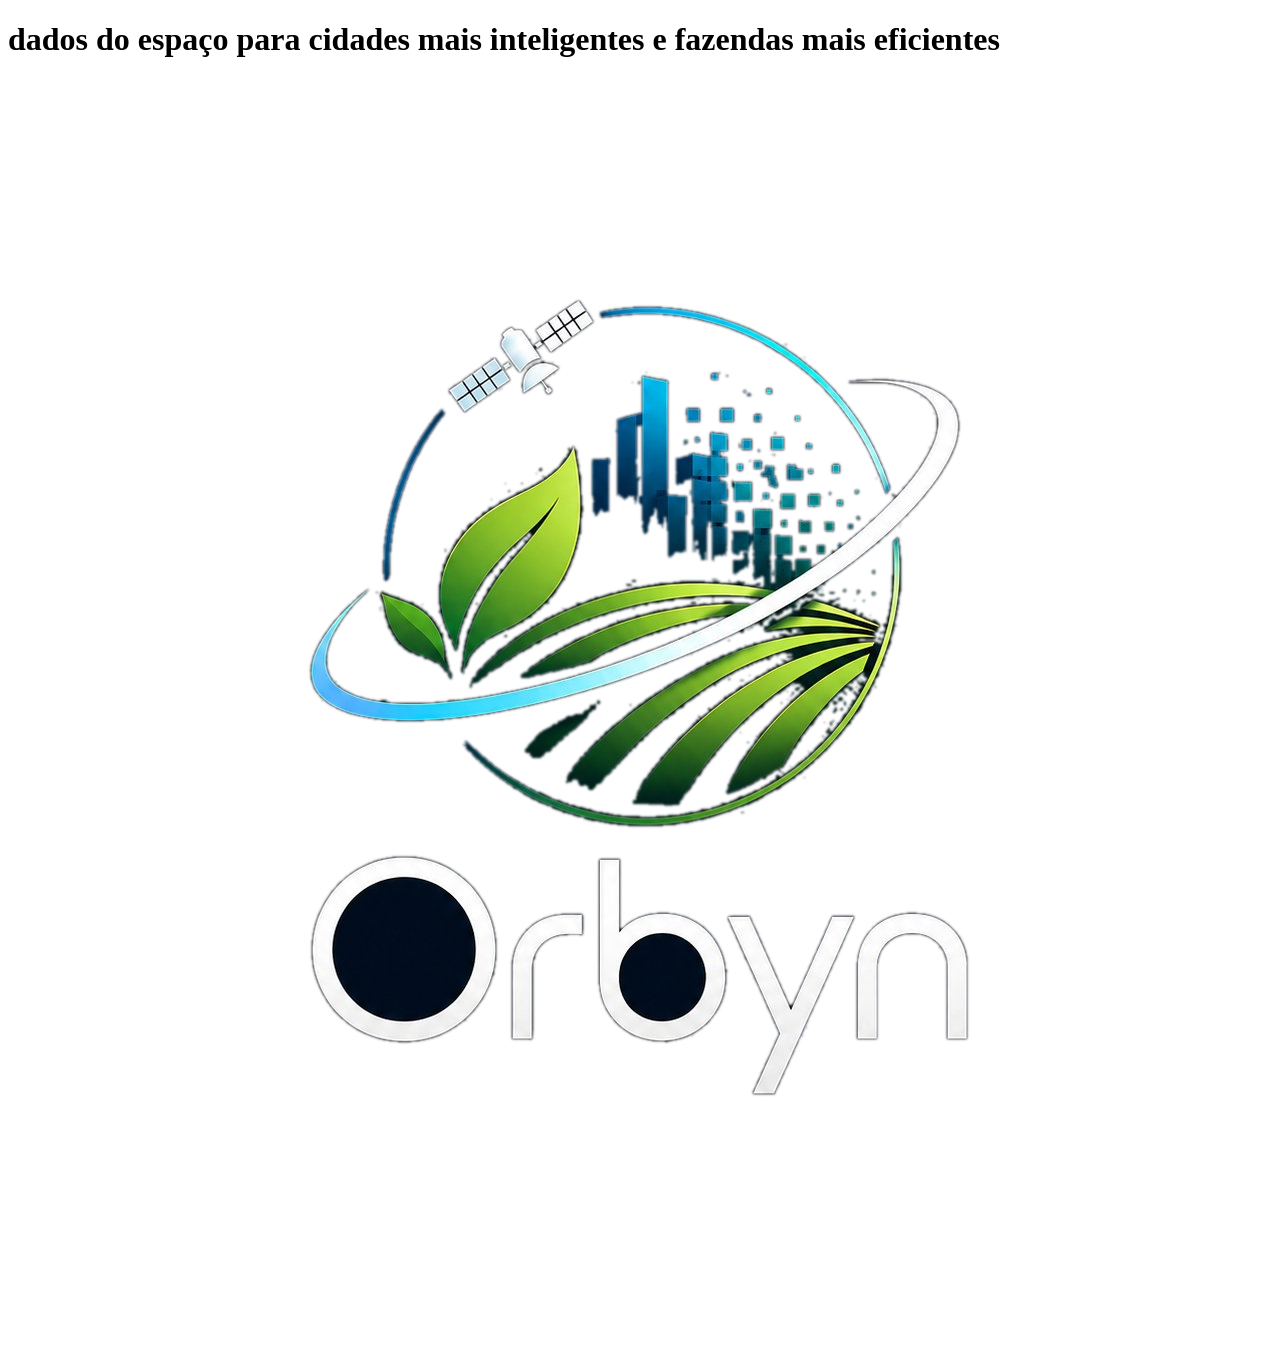
<file: index.html>
<!DOCTYPE html>
<html lang="en">
<head>
    <meta charset="UTF-8">
    <meta name="viewport" content="width=, initial-scale=1.0">
    <title>orbyn</title>
</head>
<body>      
<h1 class="frase">
 dados do espaço para cidades mais inteligentes e fazendas mais eficientes
</h1>

<section>
<img src="orbyn_logo_sem_fundo (1).png" >
</section>

</body>
</html>
</file>
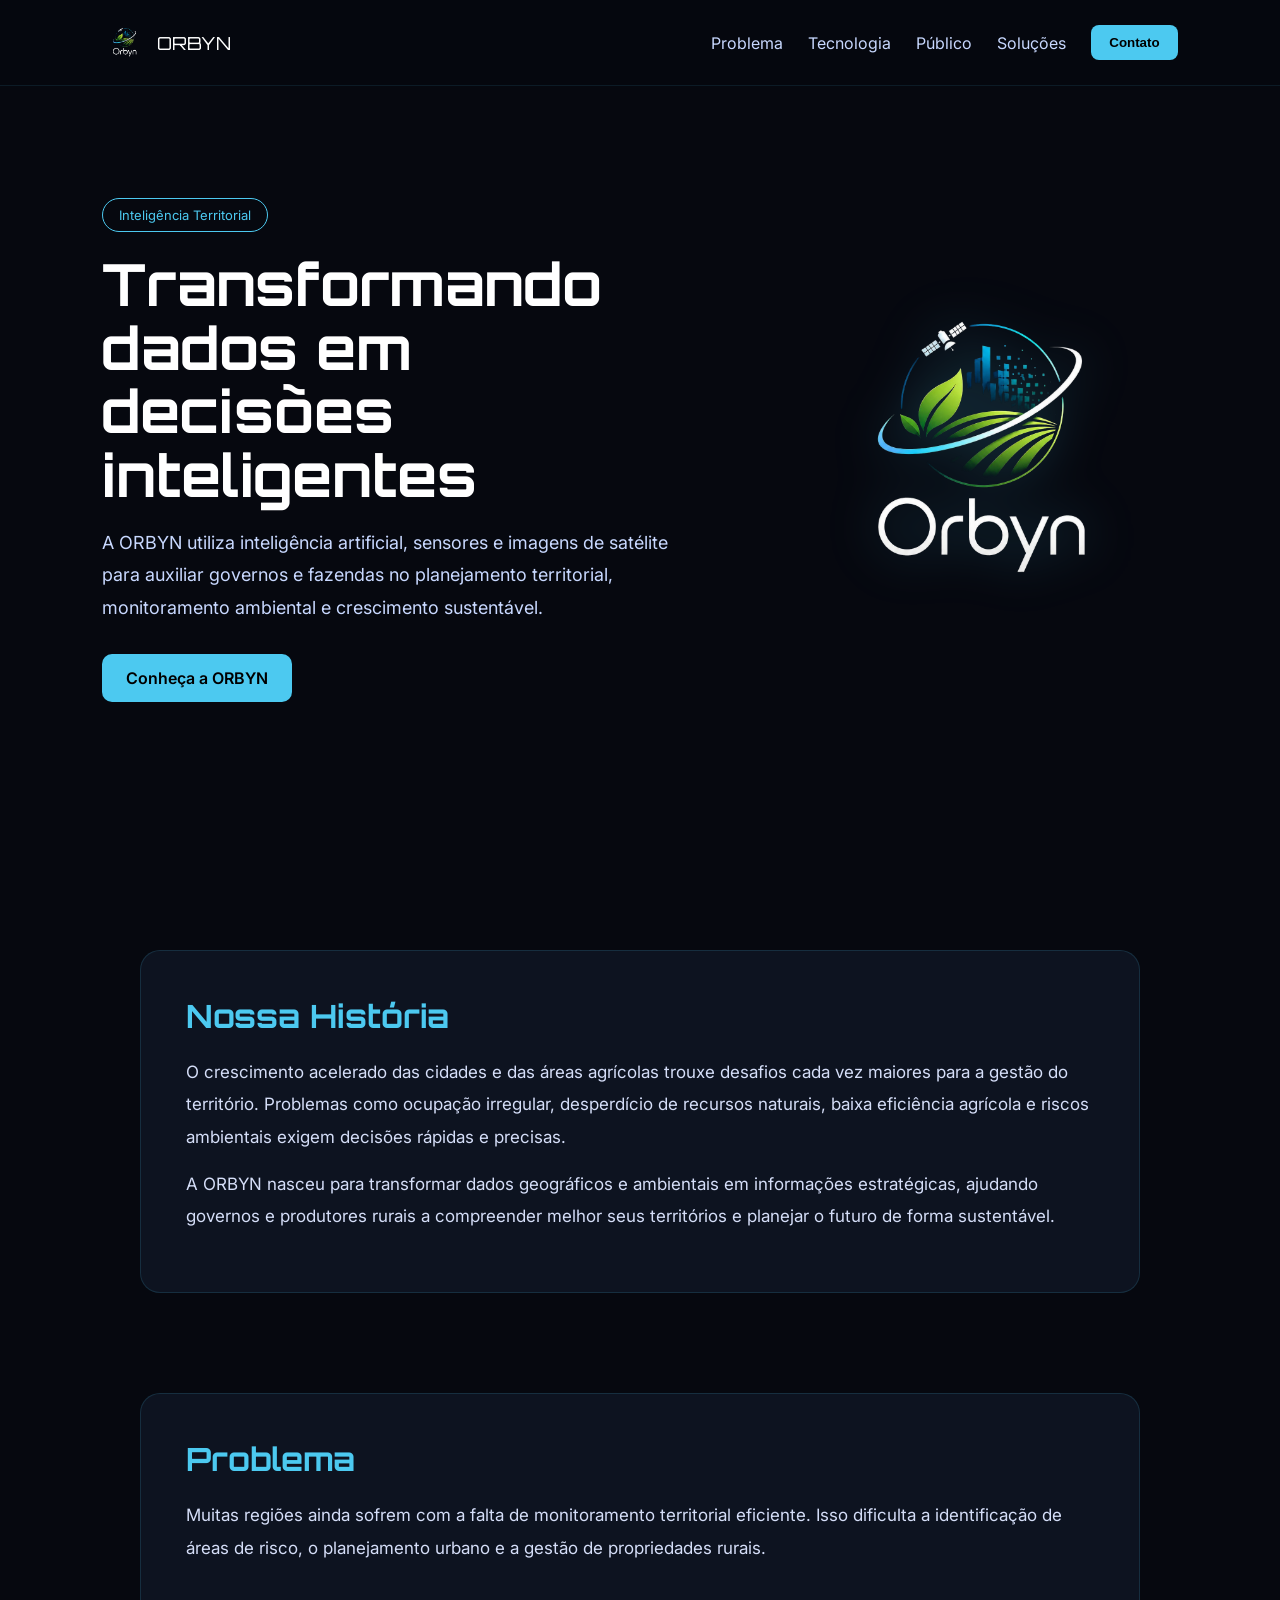
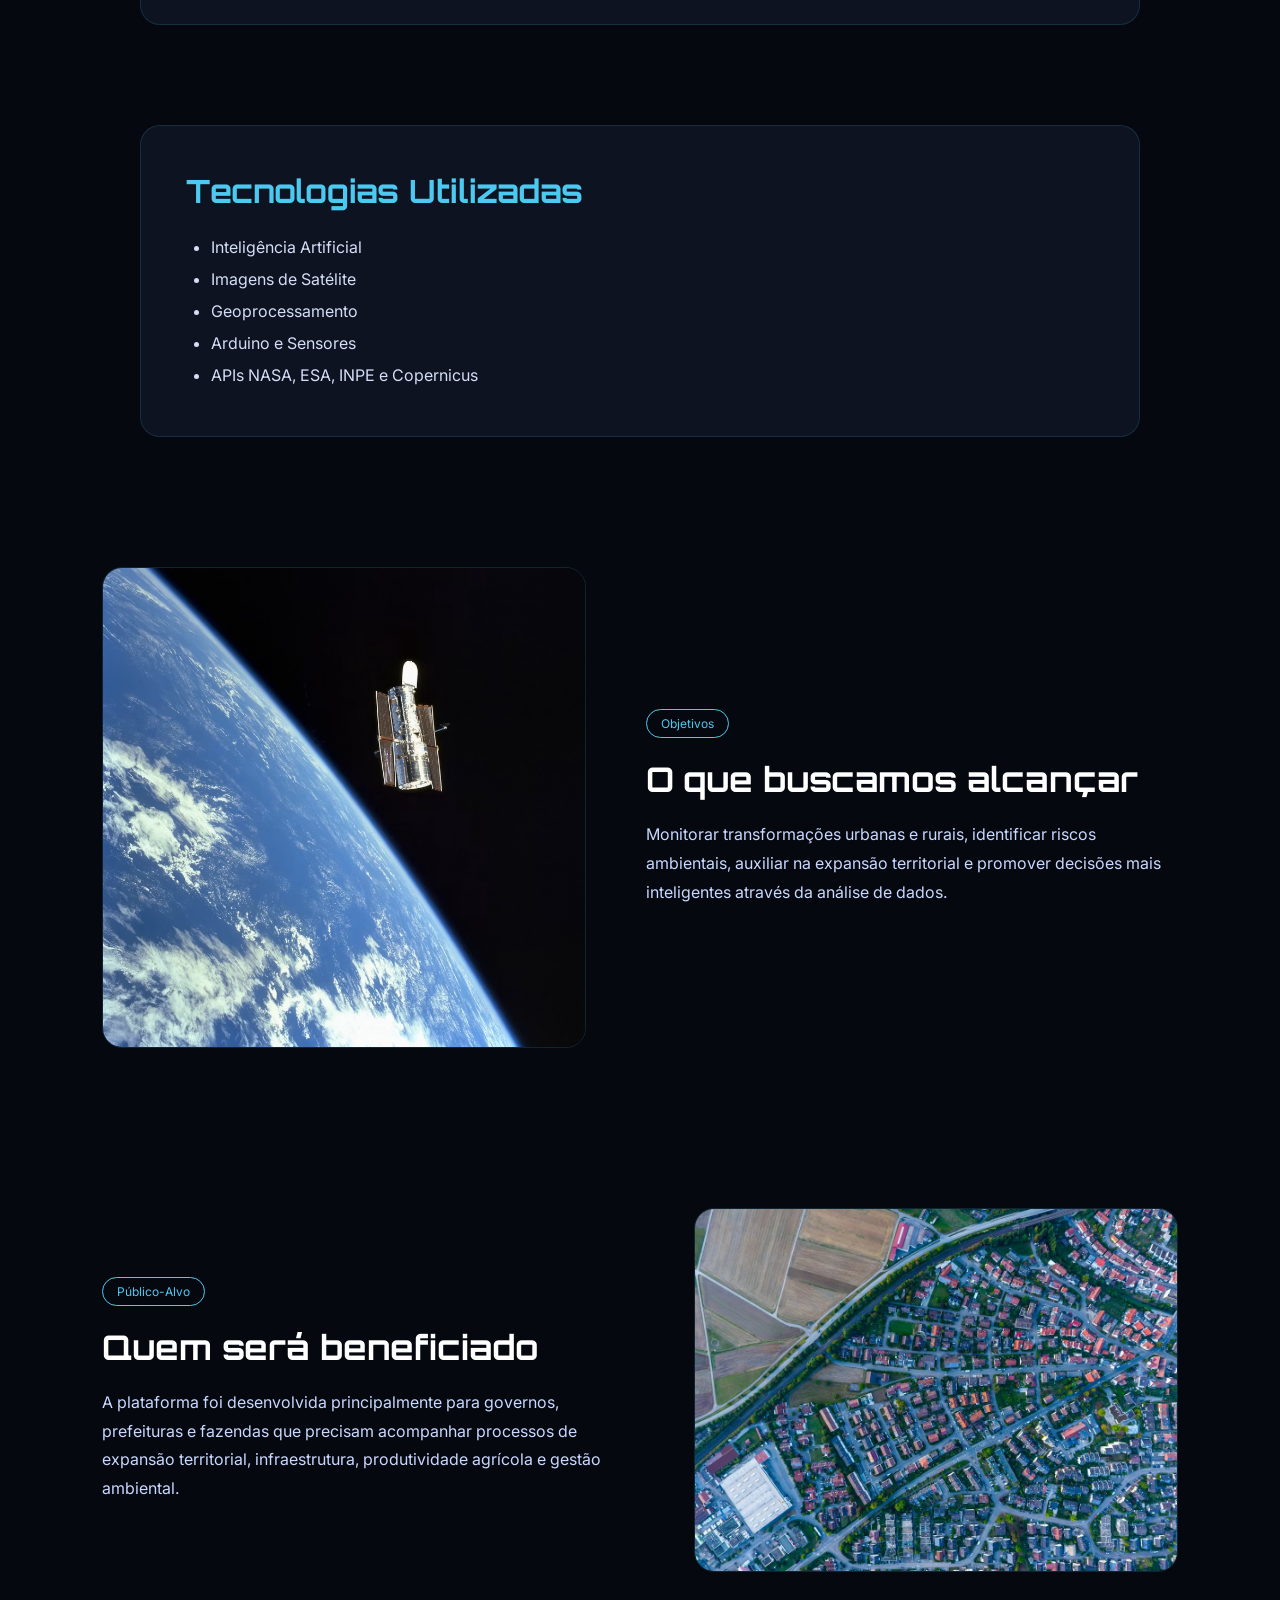
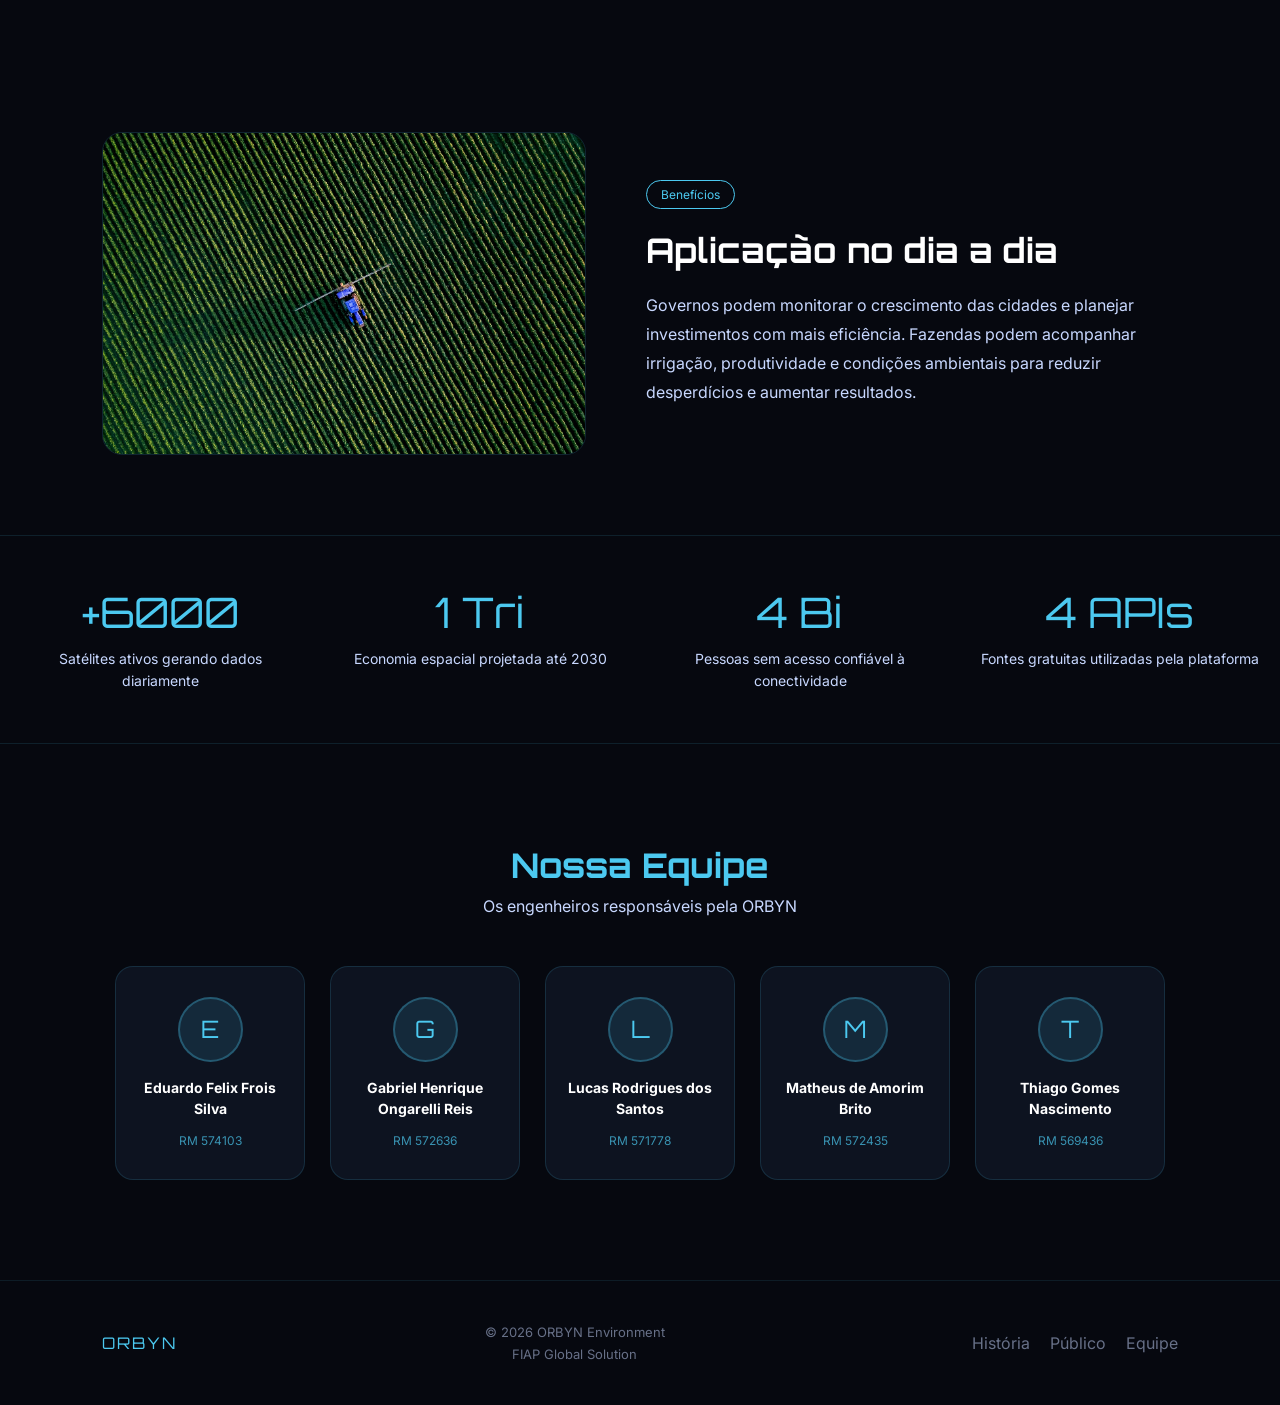
<file: view/index.html>
<!DOCTYPE html>
<html lang="pt-BR">
<head>
<meta charset="UTF-8">
<meta name="viewport" content="width=device-width, initial-scale=1.0">
<title>ORBYN Environment</title>

<link rel="stylesheet" href="css/style.css">

<link rel="preconnect" href="https://fonts.googleapis.com">
<link rel="preconnect" href="https://fonts.gstatic.com" crossorigin>

<link href="https://fonts.googleapis.com/css2?family=Orbitron:wght@400;600;700&family=Inter:wght@300;400;500;600;700&display=swap" rel="stylesheet">
</head>

<body>

<header class="cabecalho">

<div class="logo-header">
<img src="img/orbyn_logo_sem_fundo2.png" alt="Orbyn">
<span>ORBYN</span>
</div>

<nav class="menu">
<a href="#problema">Problema</a>
<a href="#tecnologia">Tecnologia</a>
<a href="#publico">Público</a>
<a href="#solucoes">Soluções</a>

<button class="btn-contato" onclick="abrirContato()">
Contato
</button>
</nav>

</header>

<section class="hero">

<div class="hero-texto">
<span class="tag">Inteligência Territorial</span>

<h1>Transformando dados em decisões inteligentes</h1>

<p>
A ORBYN utiliza inteligência artificial, sensores e imagens de satélite para auxiliar governos e fazendas no planejamento territorial, monitoramento ambiental e crescimento sustentável.
</p>

<a href="#historia" class="btn-principal">
Conheça a ORBYN
</a>
</div>

<div class="hero-imagem">
<img src="img/orbyn_logo_sem_fundo2.png" alt="ORBYN">
</div>

</section>

<section id="historia" class="sobre-orbyn">

<div class="sobre-texto">

<h2>Nossa História</h2>

<p>
O crescimento acelerado das cidades e das áreas agrícolas trouxe desafios cada vez maiores para a gestão do território. Problemas como ocupação irregular, desperdício de recursos naturais, baixa eficiência agrícola e riscos ambientais exigem decisões rápidas e precisas.
</p>

<p>
A ORBYN nasceu para transformar dados geográficos e ambientais em informações estratégicas, ajudando governos e produtores rurais a compreender melhor seus territórios e planejar o futuro de forma sustentável.
</p>

</div>

</section>

<section id="problema" class="sobre-orbyn">

<div class="sobre-texto">

<h2>Problema</h2>

<p>
Muitas regiões ainda sofrem com a falta de monitoramento territorial eficiente. Isso dificulta a identificação de áreas de risco, o planejamento urbano e a gestão de propriedades rurais.
</p>

</div>

</section>

<section id="tecnologia" class="sobre-orbyn">

<div class="sobre-texto">

<h2>Tecnologias Utilizadas</h2>

<ul>
<li>Inteligência Artificial</li>
<li>Imagens de Satélite</li>
<li>Geoprocessamento</li>
<li>Arduino e Sensores</li>
<li>APIs NASA, ESA, INPE e Copernicus</li>
</ul>

</div>

</section>

<section class="secao-destaque">

<img src="img/1.avif" alt="Monitoramento">

<div class="secao-texto">

<span class="secao-tag">Objetivos</span>

<h2>O que buscamos alcançar</h2>

<p>
Monitorar transformações urbanas e rurais, identificar riscos ambientais, auxiliar na expansão territorial e promover decisões mais inteligentes através da análise de dados.
</p>

</div>

</section>

<section id="publico" class="secao-destaque invertida">

<img src="img/2.avif" alt="Público">

<div class="secao-texto">

<span class="secao-tag">Público-Alvo</span>

<h2>Quem será beneficiado</h2>

<p>
A plataforma foi desenvolvida principalmente para governos, prefeituras e fazendas que precisam acompanhar processos de expansão territorial, infraestrutura, produtividade agrícola e gestão ambiental.
</p>

</div>

</section>

<section id="solucoes" class="secao-destaque">

<img src="img/3.avif" alt="Benefícios">

<div class="secao-texto">

<span class="secao-tag">Benefícios</span>

<h2>Aplicação no dia a dia</h2>

<p>
Governos podem monitorar o crescimento das cidades e planejar investimentos com mais eficiência. Fazendas podem acompanhar irrigação, produtividade e condições ambientais para reduzir desperdícios e aumentar resultados.
</p>

</div>

</section>

<section class="stats">

<div class="stat-item">
<div class="stat-numero">+6000</div>
<div class="stat-descricao">Satélites ativos gerando dados diariamente</div>
</div>

<div class="stat-item">
<div class="stat-numero">1 Tri</div>
<div class="stat-descricao">Economia espacial projetada até 2030</div>
</div>

<div class="stat-item">
<div class="stat-numero">4 Bi</div>
<div class="stat-descricao">Pessoas sem acesso confiável à conectividade</div>
</div>

<div class="stat-item">
<div class="stat-numero">4 APIs</div>
<div class="stat-descricao">Fontes gratuitas utilizadas pela plataforma</div>
</div>

</section>

<section id="time" class="secao-time">

<h2>Nossa Equipe</h2>

<p class="subtitulo">
Os engenheiros responsáveis pela ORBYN
</p>

<div class="cards-time">

<div class="card-pessoa">
<div class="avatar">E</div>
<h3>Eduardo Felix Frois Silva</h3>
<span>RM 574103</span>
</div>

<div class="card-pessoa">
<div class="avatar">G</div>
<h3>Gabriel Henrique Ongarelli Reis</h3>
<span>RM 572636</span>
</div>

<div class="card-pessoa">
<div class="avatar">L</div>
<h3>Lucas Rodrigues dos Santos</h3>
<span>RM 571778</span>
</div>

<div class="card-pessoa">
<div class="avatar">M</div>
<h3>Matheus de Amorim Brito</h3>
<span>RM 572435</span>
</div>

<div class="card-pessoa">
<div class="avatar">T</div>
<h3>Thiago Gomes Nascimento</h3>
<span>RM 569436</span>
</div>

</div>

</section>

<div id="modalContato" class="modal">

<div class="modal-box">

<span class="fechar" onclick="fecharContato()">&times;</span>

<h2>Contato</h2>

<div class="contato-item">
<div class="label">E-mail</div>
lucasrodriguessantos569@gmail.com
</div>

</div>

</div>

<footer>

<div class="footer-logo">ORBYN</div>

<p class="footer-texto">
© 2026 ORBYN Environment<br>
FIAP Global Solution
</p>

<div class="footer-links">
<a href="#historia">História</a>
<a href="#publico">Público</a>
<a href="#time">Equipe</a>
</div>

</footer>



</body>
</html>
</file>
<file: view/css/style.css>
:root{
    --azul:#4cc9f0;
    --cartao:#0d1320;
    --cinza:#c8d8ff;
    --branco:#ffffff;
    --fonte-titulo:'Orbitron',sans-serif;
}

*{
    margin:0;
    padding:0;
    box-sizing:border-box;
    scroll-behavior:smooth;
}

body{
    background:#06080f;
    color:var(--branco);
    font-family:'Inter',sans-serif;
    overflow-x:hidden;
}

img{
    max-width:100%;
    display:block;
}

@keyframes aparecer{
    from{
        opacity:0;
        transform:translateY(30px);
    }
    to{
        opacity:1;
        transform:translateY(0);
    }
}

@keyframes flutuar{
    0%,100%{
        transform:translateY(0);
    }
    50%{
        transform:translateY(-15px);
    }
}

.cabecalho{
    position:fixed;
    top:0;
    left:0;
    width:100%;
    display:flex;
    justify-content:space-between;
    align-items:center;
    padding:20px 8%;
    background:rgba(6,8,15,.9);
    backdrop-filter:blur(12px);
    z-index:1000;
    border-bottom:1px solid rgba(76,201,240,.1);
}

.logo-header{
    display:flex;
    align-items:center;
    gap:10px;
}

.logo-header img{
    width:45px;
}

.logo-header span{
    font-family:var(--fonte-titulo);
    font-size:18px;
}

.menu{
    display:flex;
    align-items:center;
    gap:25px;
}

.menu a{
    text-decoration:none;
    color:var(--cinza);
    transition:.3s;
}

.menu a:hover{
    color:var(--azul);
}

.btn-contato{
    padding:10px 18px;
    border:none;
    background:var(--azul);
    border-radius:8px;
    font-weight:600;
    cursor:pointer;
    color:#000;
    transition:.3s;
}

.btn-contato:hover{
    transform:translateY(-2px);
}

.hero{
    min-height:100vh;
    display:flex;
    align-items:center;
    justify-content:center;
    gap:80px;
    padding:0 8%;
}

.hero-texto{
    max-width:600px;
    animation:aparecer 1s;
}

.tag{
    display:inline-block;
    padding:8px 16px;
    border:1px solid var(--azul);
    border-radius:20px;
    color:var(--azul);
    margin-bottom:20px;
    font-size:13px;
}

.hero h1{
    font-size:58px;
    line-height:1.1;
    font-family:var(--fonte-titulo);
    margin-bottom:20px;
}

.hero p{
    font-size:18px;
    line-height:1.8;
    color:var(--cinza);
    margin-bottom:30px;
}

.btn-principal{
    display:inline-block;
    padding:14px 24px;
    background:var(--azul);
    color:#000;
    text-decoration:none;
    font-weight:600;
    border-radius:10px;
    transition:.3s;
}

.btn-principal:hover{
    transform:translateY(-3px);
}

.hero-imagem img{
    width:420px;
    animation:flutuar 4s ease-in-out infinite;
    filter:drop-shadow(0 0 25px rgba(76,201,240,.3));
}

.sobre-orbyn{
    padding:50px 8%;
}

.sobre-texto{
    max-width:1000px;
    margin:auto;
    padding:45px;
    background:var(--cartao);
    border-radius:20px;
    border:1px solid rgba(76,201,240,.15);
}

.sobre-texto h2{
    color:var(--azul);
    font-family:var(--fonte-titulo);
    font-size:32px;
    margin-bottom:20px;
}

.sobre-texto p{
    color:#d5def8;
    line-height:1.9;
    margin-bottom:15px;
    font-size:17px;
}

.sobre-texto ul{
    padding-left:25px;
    margin-top:15px;
}

.sobre-texto li{
    color:#d5def8;
    line-height:2;
}

.sobre-texto strong{
    color:var(--azul);
}

.secao-destaque{
    display:flex;
    align-items:center;
    gap:60px;
    padding:80px 8%;
}

.secao-destaque img{
    width:45%;
    border-radius:20px;
    border:1px solid rgba(76,201,240,.15);
}

.invertida{
    flex-direction:row-reverse;
}

.secao-texto{
    flex:1;
}

.secao-tag{
    display:inline-block;
    padding:6px 14px;
    border:1px solid var(--azul);
    border-radius:20px;
    color:var(--azul);
    font-size:12px;
    margin-bottom:20px;
}

.secao-texto h2{
    font-size:34px;
    font-family:var(--fonte-titulo);
    margin-bottom:20px;
}

.secao-texto p{
    color:var(--cinza);
    line-height:1.8;
}

.stats{
    display:grid;
    grid-template-columns:repeat(auto-fit,minmax(250px,1fr));
    border-top:1px solid rgba(76,201,240,.12);
    border-bottom:1px solid rgba(76,201,240,.12);
}

.stat-item{
    text-align:center;
    padding:50px 20px;
}

.stat-numero{
    font-size:42px;
    font-family:var(--fonte-titulo);
    color:var(--azul);
    margin-bottom:10px;
}

.stat-descricao{
    color:var(--cinza);
    line-height:1.6;
    font-size:14px;
}

.secao-time{
    padding:100px 8%;
    text-align:center;
}

.secao-time h2{
    font-size:34px;
    color:var(--azul);
    font-family:var(--fonte-titulo);
    margin-bottom:10px;
}

.subtitulo{
    color:var(--cinza);
    margin-bottom:50px;
}

.cards-time{
    display:flex;
    flex-wrap:wrap;
    justify-content:center;
    gap:25px;
}

.card-pessoa{
    width:190px;
    background:var(--cartao);
    border:1px solid rgba(76,201,240,.15);
    border-radius:18px;
    padding:30px 20px;
    transition:.3s;
}

.card-pessoa:hover{
    transform:translateY(-8px);
    border-color:rgba(76,201,240,.4);
}

.avatar{
    width:65px;
    height:65px;
    margin:0 auto 15px;
    border-radius:50%;
    background:rgba(76,201,240,.12);
    border:2px solid rgba(76,201,240,.3);
    display:flex;
    align-items:center;
    justify-content:center;
    font-family:var(--fonte-titulo);
    font-size:24px;
    color:var(--azul);
}

.card-pessoa h3{
    font-size:14px;
    line-height:1.5;
    margin-bottom:10px;
}

.card-pessoa span{
    color:rgba(76,201,240,.7);
    font-size:12px;
}

.modal{
    display:none;
    position:fixed;
    inset:0;
    background:rgba(0,0,0,.8);
    justify-content:center;
    align-items:center;
    z-index:9999;
}

.modal-box{
    width:320px;
    background:var(--cartao);
    padding:35px;
    border-radius:15px;
    border:1px solid rgba(76,201,240,.2);
    position:relative;
}

.modal-box h2{
    color:var(--azul);
    margin-bottom:20px;
    font-family:var(--fonte-titulo);
}

.contato-item{
    background:#131c2d;
    padding:15px;
    border-radius:10px;
    color:#d5def8;
    border:1px solid rgba(76,201,240,.15);
}

.label{
    font-size:11px;
    color:var(--azul);
    margin-bottom:6px;
}

.fechar{
    position:absolute;
    top:10px;
    right:15px;
    font-size:28px;
    cursor:pointer;
}

footer{
    padding:40px 8%;
    border-top:1px solid rgba(76,201,240,.1);
    display:flex;
    justify-content:space-between;
    align-items:center;
    flex-wrap:wrap;
    gap:20px;
}

.footer-logo{
    font-family:var(--fonte-titulo);
    color:var(--azul);
    letter-spacing:2px;
}

.footer-texto{
    color:rgba(200,216,255,.5);
    text-align:center;
    font-size:13px;
    line-height:1.7;
}

.footer-links{
    display:flex;
    gap:20px;
}

.footer-links a{
    text-decoration:none;
    color:rgba(200,216,255,.5);
    transition:.3s;
}

.footer-links a:hover{
    color:var(--azul);
}

@media(max-width:900px){
    .menu{
        display:none;
    }

    .hero{
        flex-direction:column-reverse;
        text-align:center;
        padding:120px 20px 60px;
        gap:30px;
    }

    .hero h1{
        font-size:38px;
    }

    .hero-imagem img{
        width:250px;
    }

    .secao-destaque,
    .invertida{
        flex-direction:column;
    }

    .secao-destaque img{
        width:100%;
    }

    .sobre-texto{
        padding:30px;
    }

    .stats{
        grid-template-columns:1fr;
    }

    footer{
        flex-direction:column;
        text-align:center;
    }
}
</file>
